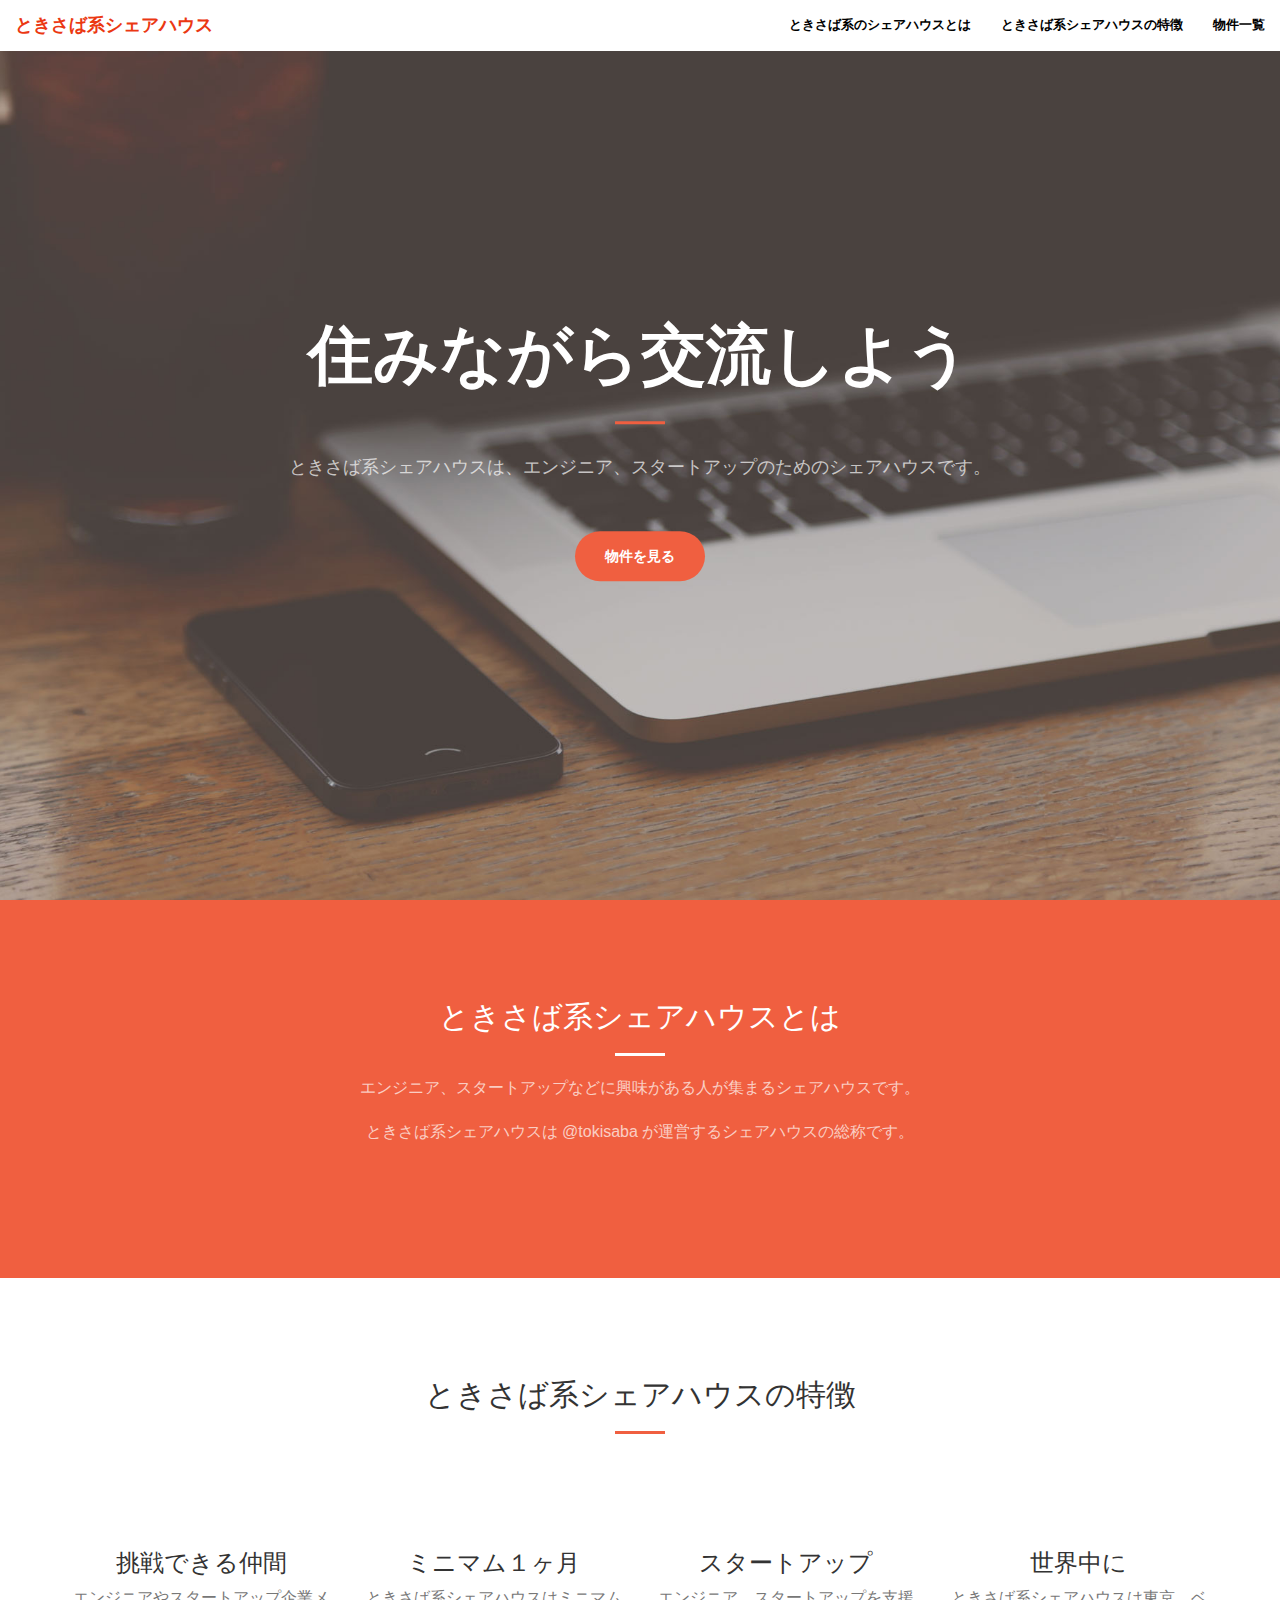
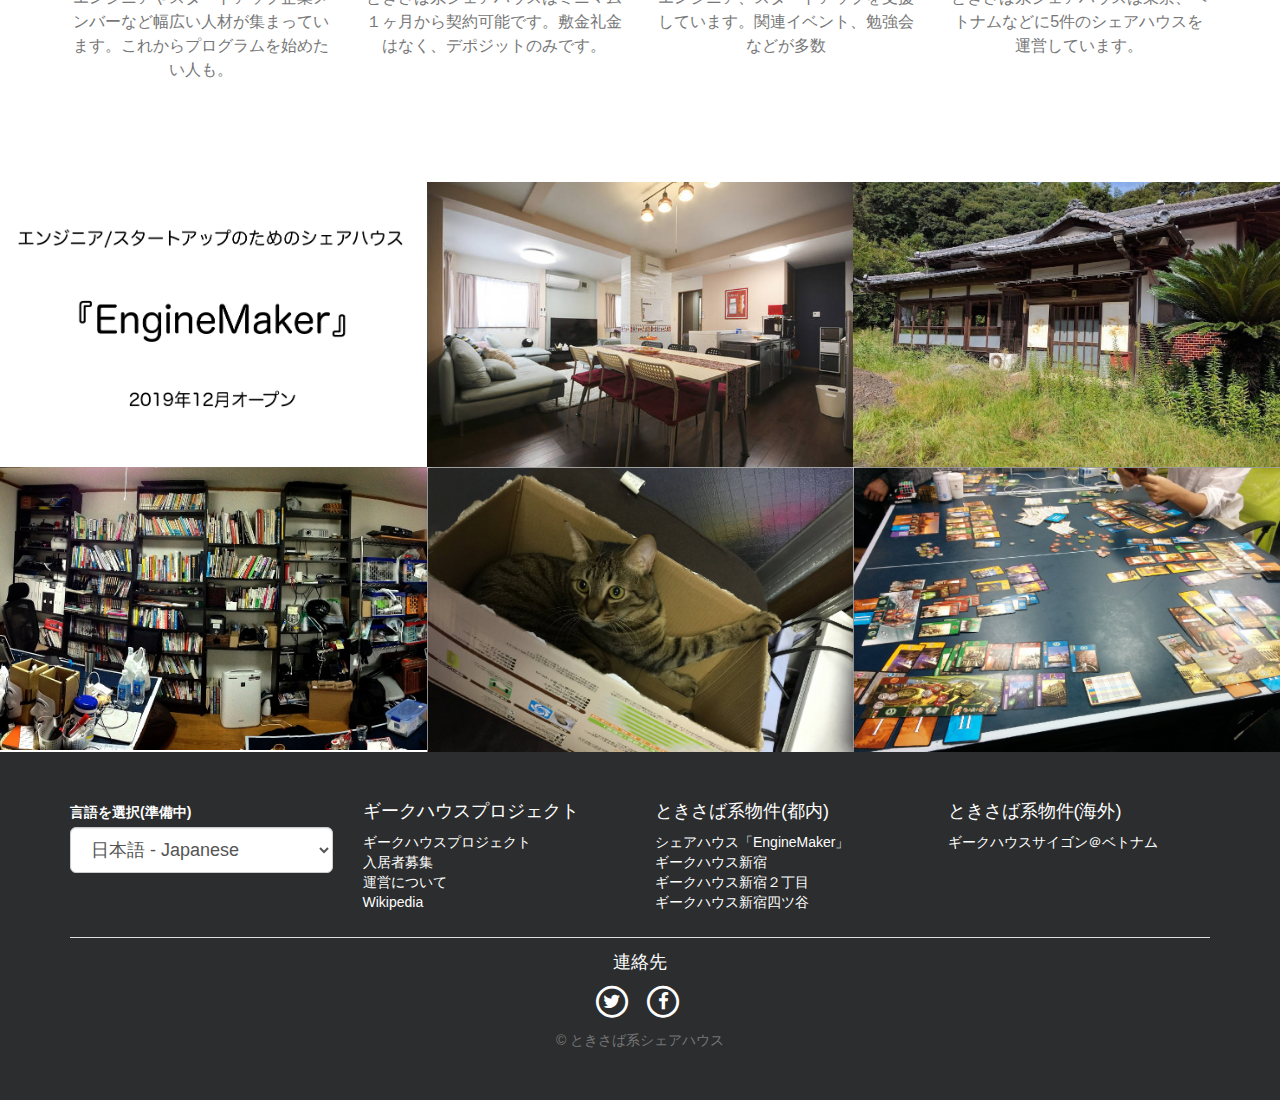
<file: index.html>
<!DOCTYPE html>
<html lang="en">

<head>

  <meta charset="utf-8">
  <meta http-equiv="X-UA-Compatible" content="IE=edge">
  <meta name="viewport" content="width=device-width, initial-scale=1">
  <meta name="description" content="">
  <meta name="author" content="">

  <title>ときさば系シェアハウス</title>

  <link rel="shortcut icon" href="/favicon.ico" type="image/png"/>
  <!-- Bootstrap Core CSS -->
  <link rel="stylesheet" href="css/bootstrap.min.css" type="text/css">

  <!-- Custom Fonts -->
  <link href='http://fonts.googleapis.com/css?family=Open+Sans:300italic,400italic,600italic,700italic,800italic,400,300,600,700,800' rel='stylesheet' type='text/css'>
  <link href='http://fonts.googleapis.com/css?family=Merriweather:400,300,300italic,400italic,700,700italic,900,900italic' rel='stylesheet' type='text/css'>
  <link rel="stylesheet" href="font-awesome/css/font-awesome.min.css" type="text/css">

  <!-- Plugin CSS -->
  <link rel="stylesheet" href="css/animate.min.css" type="text/css">

  <!-- Custom CSS -->
  <link rel="stylesheet" href="css/creative.css" type="text/css">

  <!-- HTML5 Shim and Respond.js IE8 support of HTML5 elements and media queries -->
  <!-- WARNING: Respond.js doesn't work if you view the page via file:// -->
  <!--[if lt IE 9]>
        <script src="https://oss.maxcdn.com/libs/html5shiv/3.7.0/html5shiv.js"></script>
        <script src="https://oss.maxcdn.com/libs/respond.js/1.4.2/respond.min.js"></script>
    <![endif]-->
  <script>
    (function(i,s,o,g,r,a,m){i['GoogleAnalyticsObject']=r;i[r]=i[r]||function(){
    (i[r].q=i[r].q||[]).push(arguments)},i[r].l=1*new Date();a=s.createElement(o),
    m=s.getElementsByTagName(o)[0];a.async=1;a.src=g;m.parentNode.insertBefore(a,m)
    })(window,document,'script','//www.google-analytics.com/analytics.js','ga');
    ga('create', 'UA-68521322-1', 'auto');
    ga('send', 'pageview');
  </script>
</head>

<body id="page-top">

  <nav id="mainNav" class="navbar navbar-default navbar-fixed-top">
    <div class="container-fluid">
      <!-- Brand and toggle get grouped for better mobile display -->
      <div class="navbar-header">
        <button type="button" class="navbar-toggle collapsed" data-toggle="collapse" data-target="#bs-example-navbar-collapse-1">
          <span class="sr-only">Toggle navigation</span>
          <span class="icon-bar"></span>
          <span class="icon-bar"></span>
          <span class="icon-bar"></span>
        </button>
        <a class="navbar-brand page-scroll" href="#page-top">ときさば系シェアハウス</a>
      </div>

      <!-- Collect the nav links, forms, and other content for toggling -->
      <div class="collapse navbar-collapse" id="bs-example-navbar-collapse-1">
        <ul class="nav navbar-nav navbar-right">
          <li>
            <a class="page-scroll" href="#about">ときさば系のシェアハウスとは</a>
          </li>
          <li>
            <a class="page-scroll" href="#services">ときさば系シェアハウスの特徴</a>
          </li>
          <li>
            <a class="page-scroll" href="#residence">物件一覧</a>
          </li>
        </ul>
      </div>
      <!-- /.navbar-collapse -->
    </div>
    <!-- /.container-fluid -->
  </nav>

  <header>
    <div class="header-content">
      <div class="header-content-inner">
        <h1>住みながら交流しよう</h1>
        <hr>
        <p>ときさば系シェアハウスは、エンジニア、スタートアップのためのシェアハウスです。</p>
        <a href="#residence" class="btn btn-primary btn-xl page-scroll">物件を見る</a>
      </div>
    </div>
  </header>

  <section class="bg-primary" id="about">
    <div class="container">
      <div class="row">
        <div class="col-lg-8 col-lg-offset-2 text-center">
          <h2 class="section-heading">ときさば系シェアハウスとは</h2>
          <hr class="light">
          <p class="text-faded">エンジニア、スタートアップなどに興味がある人が集まるシェアハウスです。</p>
          <p class="text-faded">ときさば系シェアハウスは @tokisaba が運営するシェアハウスの総称です。</p>
        </div>
      </div>
    </div>
  </section>

  <section id="services">
    <div class="container">
      <div class="row">
        <div class="col-lg-12 text-center">
          <h2 class="section-heading">ときさば系シェアハウスの特徴</h2>
          <hr class="primary">
        </div>
      </div>
    </div>
    <div class="container">
      <div class="row">
        <div class="col-lg-3 col-md-6 text-center">
          <div class="service-box">
            <i class="fa fa-4x fa-users wow bounceIn text-primary"></i>
            <h3>挑戦できる仲間</h3>
            <p class="text-muted">エンジニアやスタートアップ企業メンバーなど幅広い人材が集まっています。これからプログラムを始めたい人も。</p>
          </div>
        </div>
        <div class="col-lg-3 col-md-6 text-center">
          <div class="service-box">
            <i class="fa fa-4x fa-home wow bounceIn text-primary" data-wow-delay=".1s"></i>
            <h3>ミニマム１ヶ月</h3>
            <p class="text-muted">ときさば系シェアハウスはミニマム１ヶ月から契約可能です。敷金礼金はなく、デポジットのみです。</p>
          </div>
        </div>
        <div class="col-lg-3 col-md-6 text-center">
          <div class="service-box">
            <i class="fa fa-4x fa-thumbs-up wow bounceIn text-primary" data-wow-delay=".2s"></i>
            <h3>スタートアップ</h3>
            <p class="text-muted">エンジニア、スタートアップを支援しています。関連イベント、勉強会などが多数</p>
          </div>
        </div>
        <div class="col-lg-3 col-md-6 text-center">
          <div class="service-box">
            <i class="fa fa-4x fa-plane wow bounceIn text-primary" data-wow-delay=".3s"></i>
            <h3>世界中に</h3>
            <p class="text-muted">ときさば系シェアハウスは東京、ベトナムなどに5件のシェアハウスを運営しています。</p>
          </div>
        </div>
      </div>
    </div>
  </section>

  <section class="no-padding" id="residence">
    <div class="container-fluid">
      <div class="row no-gutter">
        <div class="col-lg-4 col-sm-6">
          <a href="engine_maker.html" class="portfolio-box">
            <img src="img/EngineMaker.png" class="img-responsive" alt="シェアハウス「EngineMaker」">
            <div class="portfolio-box-caption">
              <div class="portfolio-box-caption-content">
                <div class="project-category text-faded">
                  新宿区
                </div>
                <div class="project-name">
                  シェアハウス「EngineMaker」
                </div>
              </div>
            </div>
          </a>
        </div>
        <div class="col-lg-4 col-sm-6">
          <a href="geekhouse-4tsuya.html" class="portfolio-box">
            <img src="img/geek_4tsuya.jpg" class="img-responsive" alt="ギークハウス新宿四谷">
            <div class="portfolio-box-caption">
              <div class="portfolio-box-caption-content">
                <div class="project-category text-faded">
                  新宿区
                </div>
                <div class="project-name">
                  ギークハウス新宿四谷
                </div>
              </div>
            </div>
          </a>
        </div>
        <div class="col-lg-4 col-sm-6">
          <a href="hackerspace_chiba.html" class="portfolio-box">
            <img src="img/hs_chiba.jpg" class="img-responsive" alt="HackerSpace千葉大網白里">
            <div class="portfolio-box-caption">
              <div class="portfolio-box-caption-content">
                <div class="project-category text-faded">
                  千葉県大網白里市
                </div>
                <div class="project-name">
                  HackerSpace千葉大網白里
                </div>
              </div>
            </div>
          </a>
        </div>
        <div class="col-lg-4 col-sm-6">
          <a href="geekhouse-shinjuku.html" class="portfolio-box">
            <img src="img/geejuku4.jpg" class="img-responsive" alt="ギークハウス新宿">
            <div class="portfolio-box-caption">
              <div class="portfolio-box-caption-content">
                <div class="project-category text-faded">
                  渋谷区
                </div>
                <div class="project-name">
                  ギークハウス新宿
                </div>
              </div>
            </div>
          </a>
        </div>
        <div class="col-lg-4 col-sm-6">
          <a href="geekhouse-shinjuku-2chome.html" class="portfolio-box">
            <img src="img/geejuku02nd_02.png" class="img-responsive" alt="ギークハウス新宿２丁目">
            <div class="portfolio-box-caption">
              <div class="portfolio-box-caption-content">
                <div class="project-category text-faded">
                  新宿区
                </div>
                <div class="project-name">
                  ギークハウス新宿２丁目
                </div>
              </div>
            </div>
          </a>
        </div>
        <div class="col-lg-4 col-sm-6">
          <a href="hackerspace_shinjuku.html" class="portfolio-box">
            <img src="img/geeaki01.png" class="img-responsive" alt="HackerSpace新宿">
            <div class="portfolio-box-caption">
              <div class="portfolio-box-caption-content">
                <div class="project-category text-faded">
                  新宿区
                </div>
                <div class="project-name">
                  HackerSpace新宿
                </div>
              </div>
            </div>
          </a>
        </div>
<!--
        <div class="col-lg-4 col-sm-6">
          <a href="geekhouse-kouenji.html" class="portfolio-box">
            <img src="img/geekkouenji3.jpg" class="img-responsive" alt="ギークハウス高円寺">
            <div class="portfolio-box-caption">
              <div class="portfolio-box-caption-content">
                <div class="project-category text-faded">
                  杉並区
                </div>
                <div class="project-name">
                  ギークハウス高円寺
                </div>
              </div>
            </div>
          </a>
        </div>
        <div class="col-lg-4 col-sm-6">
          <a href="geekhouse-johorbahru.html" class="portfolio-box">
            <img src="img/jb1.jpg" class="img-responsive" alt="ギークハウスジョホールバル">
            <div class="portfolio-box-caption">
              <div class="portfolio-box-caption-content">
                <div class="project-category text-faded">
                  マレーシア　ジョホール州
                </div>
                <div class="project-name">
                  ギークハウスジョホールバル
                </div>
              </div>
            </div>
          </a>
        </div>
        <div class="col-lg-4 col-sm-6">
          <a href="" class="portfolio-box">
            <img src="img/construction.jpg" class="img-responsive" alt="ギークハウス神田秋葉原">
            <div class="portfolio-box-caption">
              <div class="portfolio-box-caption-content">
                <div class="project-category text-faded">
                  台湾
                </div>
                <div class="project-name">
                  ギークハウス台北
                </div>
              </div>
            </div>
          </a>
        </div>

        <div class="col-lg-4 col-sm-6">
          <a href="geekbar-shinjuku.html" class="portfolio-box">
            <img src="img/geeaki01.png" class="img-responsive" alt="ギークハウス神田秋葉原">
            <div class="portfolio-box-caption">
              <div class="portfolio-box-caption-content">
                <div class="project-category text-faded">
                  新宿区
                </div>
                <div class="project-name">
                  ギークバー新宿
                </div>
              </div>
            </div>
          </a>
        </div>
        <div class="col-lg-4 col-sm-6">
          <a href="geekhouse-shinagawa.html" class="portfolio-box">
            <img src="img/geeshina02.png" class="img-responsive" alt="ギークハウス品川">
            <div class="portfolio-box-caption">
              <div class="portfolio-box-caption-content">
                <div class="project-category text-faded">
                  品川区
                </div>
                <div class="project-name">
                  ギークハウス品川
                </div>
              </div>
            </div>
          </a>
        </div>
-->

      </div>
    </div>
  </section>

    <footer>
      <div class="container">
        <div class="row">
          <div class="col-lg-3">
            <div class="select select-large select-block">
              <label>
                言語を選択(準備中)
              </label>
              <select class="form-control input-lg">
                <option value="ja" selected="">日本語 - Japanese</option>
                <option value="en">英語 - English</option>
              </select>
            </div>
          </div>
          <div class="col-lg-3">
            <h3 class="h4">ギークハウスプロジェクト</h3>
            <ul class="list-unstyled">
              <li><a href="http://geekhouse.tumblr.com/" target="_blank">ギークハウスプロジェクト</a></li>
              <li><a href="http://geekhouse.tumblr.com/post/82283493603/" target="_blank">入居者募集</a></li>
              <li><a href="http://geekhouse.tumblr.com/unei" target="_blank">運営について</a></li>
              <li><a href="https://ja.wikipedia.org/wiki/ギークハウスプロジェクト" target="_blank">Wikipedia</a></li>
            </ul>
          </div>
          <div class="col-lg-3">
            <h3 class="h4">ときさば系物件(都内)</h3>
            <ul class="list-unstyled">
              <li><a href="engine_maker.html">シェアハウス「EngineMaker」</a></li>
              <li><a href="geekhouse-shinjuku.html">ギークハウス新宿</a></li>
              <li><a href="geekhouse-shinjuku-2chome.html">ギークハウス新宿２丁目</a></li>
              <li><a href="geekhouse-4tsuya.html">ギークハウス新宿四ツ谷</a></li>
            </ul>
          </div>
          <div class="col-lg-3">
            <h3 class="h4">ときさば系物件(海外)</h3>
            <ul class="list-unstyled">
              <li><a href="https://www.facebook.com/geekhousesaigon/">ギークハウスサイゴン＠ベトナム</a></li>
            </ul>
          </div>
        </div>
        <hr>
        <div class="row">
          <h3 class="h4 text-center">連絡先</h3>
          <ul class="list-unstyled list-inline text-center">
            <li>
              <a href="https://twitter.com/tokisaba" target="_blank">
                <span class="fa-stack fa-lg">
                  <i class="fa fa-circle-thin fa-stack-2x"></i>
                  <i class="fa fa-twitter fa-stack-1x"></i>
                </span>
              </a>
            </li>
            <li>
              <a href="https://www.facebook.com/EngineMaker2019" target="_blank">
                <span class="fa-stack fa-lg">
                  <i class="fa fa-circle-thin fa-stack-2x"></i>
                  <i class="fa fa-facebook fa-stack-1x"></i>
                </span>
              </a>
            </li>
          </ul>
        </div>
        <div class="row text-center text-muted">
          &copy; ときさば系シェアハウス
        </div>
      </div>
    </footer>

    <!-- jQuery -->
    <script src="js/jquery.js"></script>

    <!-- Bootstrap Core JavaScript -->
    <script src="js/bootstrap.min.js"></script>

    <!-- Plugin JavaScript -->
    <script src="js/jquery.easing.min.js"></script>
    <script src="js/jquery.fittext.js"></script>
    <script src="js/wow.min.js"></script>

    <!-- Custom Theme JavaScript -->
    <script src="js/creative.js"></script>

</body>

</html>
</file>
<file: css/creative.css>
/*!
 * Start Bootstrap - Creative Bootstrap Theme (http://startbootstrap.com)
 * Code licensed under the Apache License v2.0.
 * For details, see http://www.apache.org/licenses/LICENSE-2.0.
 */

html,
body {
    width: 100%;
    height: 100%;
}

body {
     font-family:"ヒラギノ角ゴ Pro","Hiragino Kaku Gothic Pro","メイリオ",Meiryo,Osaka,"ＭＳ Ｐゴシック","MS PGothic","MS Gothic","ＭＳ ゴシック","Helvetica Neue",Helvetica,Arial,sans-serif !important;
}

hr {
    max-width: 50px;
    border-color: #f05f40;
    border-width: 3px;
}

hr.light {
    border-color: #fff;
}

a {
    color: #f05f40;
    -webkit-transition: all .35s;
    -moz-transition: all .35s;
    transition: all .35s;
}

a:hover,
a:focus {
    color: #eb3812;
}

h1,
h2,
h3,
h4,
h5,
h6 {
    font-family: "ヒラギノ角ゴ Pro","Hiragino Kaku Gothic Pro","メイリオ",Meiryo,Osaka,"ＭＳ Ｐゴシック","MS PGothic","MS Gothic","ＭＳ ゴシック","Helvetica Neue",Helvetica,Arial,sans-serif
    ;
}

p {
    margin-bottom: 20px;
    font-size: 16px;
    line-height: 1.5;
}

.bg-primary {
    background-color: #f05f40;
}

.bg-dark {
    color: #fff;
    background-color: #222;
}

.text-faded {
    color: rgba(255,255,255,.7);
}

section {
    padding: 100px 0;
}

aside {
    padding: 50px 0;
}

.no-padding {
    padding: 0;
}

.navbar-default {
    border-color: rgba(34,34,34,.05);
    font-family:"ヒラギノ角ゴ Pro","Hiragino Kaku Gothic Pro","メイリオ",Meiryo,Osaka,"ＭＳ Ｐゴシック","MS PGothic","MS Gothic","ＭＳ ゴシック","Helvetica Neue",Helvetica,Arial,sans-serif;
    background-color: #fff;
    -webkit-transition: all .35s;
    -moz-transition: all .35s;
    transition: all .35s;
}

.navbar-default .navbar-header .navbar-brand {
    text-transform: uppercase;
    font-family: "ヒラギノ角ゴ Pro","Hiragino Kaku Gothic Pro","メイリオ",Meiryo,Osaka,"ＭＳ Ｐゴシック","MS PGothic","MS Gothic","ＭＳ ゴシック","Helvetica Neue",Helvetica,Arial,sans-serif;
    font-weight: 700;
    color: #f05f40;
}

.navbar-default .navbar-header .navbar-brand:hover,
.navbar-default .navbar-header .navbar-brand:focus {
    color: #000;
}

.navbar-default .nav > li>a,
.navbar-default .nav>li>a:focus {
    text-transform: uppercase;
    font-size: 13px;
    font-weight: 700;
    color: #fff;
}

.navbar-default .nav > li>a:hover,
.navbar-default .nav>li>a:focus:hover {
    color: #f05f40;
}

.navbar-default .nav > li.active>a,
.navbar-default .nav>li.active>a:focus {
    color: #f05f40!important;
    background-color: transparent;
}

.navbar-default .nav > li.active>a:hover,
.navbar-default .nav>li.active>a:focus:hover {
    background-color: transparent;
}

@media(min-width:768px) {
    .navbar-default {
        border-color: rgba(255,255,255,.3);
        background-color: #fff;
    }

    .navbar-default .navbar-header .navbar-brand {
        color: #f05f40;
    }

    .navbar-default .navbar-header .navbar-brand:hover,
    .navbar-default .navbar-header .navbar-brand:focus {
        color: #eb3812;
    }

    .navbar-default .nav > li>a,
    .navbar-default .nav>li>a:focus {
        color: #000;
    }

    .navbar-default .nav > li>a:hover,
    .navbar-default .nav>li>a:focus:hover {
        color: #f05f40;
    }

    .navbar-default.affix {
        border-color: rgba(34,34,34,.05);
        background-color: #fff;
    }

    .navbar-default.affix .navbar-header .navbar-brand {
        font-size: 14px;
        color: #f05f40;
    }

    .navbar-default.affix .navbar-header .navbar-brand:hover,
    .navbar-default.affix .navbar-header .navbar-brand:focus {
        color: #eb3812;
    }

    .navbar-default.affix .nav > li>a,
    .navbar-default.affix .nav>li>a:focus {
        color: #000;
    }

    .navbar-default.affix .nav > li>a:hover,
    .navbar-default.affix .nav>li>a:focus:hover {
        color: #f05f40;
    }
}

header {
    position: relative;
    width: 100%;
    min-height: auto;
    text-align: center;
    color: #fff;
    background-image: url(../img/header.jpg);
    background-position: center;
    -webkit-background-size: cover;
    -moz-background-size: cover;
    background-size: cover;
    -o-background-size: cover;
}

header .header-content {
    position: relative;
    width: 100%;
    padding: 100px 15px;
    text-align: center;
}

header .header-content .header-content-inner h1 {
    margin-top: 0;
    margin-bottom: 0;
    text-transform: uppercase;
    font-weight: 700;
}

header .header-content .header-content-inner hr {
    margin: 30px auto;
}

header .header-content .header-content-inner p {
    margin-bottom: 50px;
    font-size: 16px;
    font-weight: 300;
    color: rgba(255,255,255,.7);
}

@media(min-width:768px) {
    header {
        min-height: 100%;
    }

    header .header-content {
        position: absolute;
        top: 50%;
        padding: 0 50px;
        -webkit-transform: translateY(-50%);
        -ms-transform: translateY(-50%);
        transform: translateY(-50%);
    }

    header .header-content .header-content-inner {
        margin-right: auto;
        margin-left: auto;
        max-width: 1000px;
    }

    header .header-content .header-content-inner p {
        margin-right: auto;
        margin-left: auto;
        max-width: 80%;
        font-size: 18px;
    }
}

.section-heading {
    margin-top: 0;
}

.service-box {
    margin: 50px auto 0;
    max-width: 400px;
}

@media(min-width:992px) {
    .service-box {
        margin: 20px auto 0;
    }
}

.service-box p {
    margin-bottom: 0;
}

.portfolio-box {
    display: block;
    position: relative;
    margin: 0 auto;
    max-width: 650px;
}

.portfolio-box .portfolio-box-caption {
    display: block;
    position: absolute;
    bottom: 0;
    width: 100%;
    height: 100%;
    text-align: center;
    color: #fff;
    opacity: 0;
    background: rgba(240,95,64,.9);
    -webkit-transition: all .35s;
    -moz-transition: all .35s;
    transition: all .35s;
}

.portfolio-box .portfolio-box-caption .portfolio-box-caption-content {
    position: absolute;
    top: 50%;
    width: 100%;
    text-align: center;
    transform: translateY(-50%);
}

.portfolio-box .portfolio-box-caption .portfolio-box-caption-content .project-category,
.portfolio-box .portfolio-box-caption .portfolio-box-caption-content .project-name {
    padding: 0 15px;
    font-family: "ヒラギノ角ゴ Pro","Hiragino Kaku Gothic Pro","メイリオ",Meiryo,Osaka,"ＭＳ Ｐゴシック","MS PGothic","MS Gothic","ＭＳ ゴシック","Helvetica Neue",Helvetica,Arial,sans-serif;
}

.portfolio-box .portfolio-box-caption .portfolio-box-caption-content .project-category {
    text-transform: uppercase;
    font-size: 14px;
    font-weight: 600;
}

.portfolio-box .portfolio-box-caption .portfolio-box-caption-content .project-name {
    font-size: 18px;
}

.portfolio-box:hover .portfolio-box-caption {
    opacity: 1;
}

@media(min-width:768px) {
    .portfolio-box .portfolio-box-caption .portfolio-box-caption-content .project-category {
        font-size: 16px;
    }

    .portfolio-box .portfolio-box-caption .portfolio-box-caption-content .project-name {
        font-size: 22px;
    }
}

.call-to-action h2 {
    margin: 0 auto 20px;
}

.text-primary {
    color: #f05f40;
}

.no-gutter > [class*=col-] {
    padding-right: 0;
    padding-left: 0;
}

.btn-default {
    border-color: #fff;
    color: #222;
    background-color: #fff;
    -webkit-transition: all .35s;
    -moz-transition: all .35s;
    transition: all .35s;
}

.btn-default:hover,
.btn-default:focus,
.btn-default.focus,
.btn-default:active,
.btn-default.active,
.open > .dropdown-toggle.btn-default {
    border-color: #ededed;
    color: #222;
    background-color: #f2f2f2;
}

.btn-default:active,
.btn-default.active,
.open > .dropdown-toggle.btn-default {
    background-image: none;
}

.btn-default.disabled,
.btn-default[disabled],
fieldset[disabled] .btn-default,
.btn-default.disabled:hover,
.btn-default[disabled]:hover,
fieldset[disabled] .btn-default:hover,
.btn-default.disabled:focus,
.btn-default[disabled]:focus,
fieldset[disabled] .btn-default:focus,
.btn-default.disabled.focus,
.btn-default[disabled].focus,
fieldset[disabled] .btn-default.focus,
.btn-default.disabled:active,
.btn-default[disabled]:active,
fieldset[disabled] .btn-default:active,
.btn-default.disabled.active,
.btn-default[disabled].active,
fieldset[disabled] .btn-default.active {
    border-color: #fff;
    background-color: #fff;
}

.btn-default .badge {
    color: #fff;
    background-color: #222;
}

.btn-primary {
    border-color: #f05f40;
    color: #fff;
    background-color: #f05f40;
    -webkit-transition: all .35s;
    -moz-transition: all .35s;
    transition: all .35s;
}

.btn-primary:hover,
.btn-primary:focus,
.btn-primary.focus,
.btn-primary:active,
.btn-primary.active,
.open > .dropdown-toggle.btn-primary {
    border-color: #ed431f;
    color: #fff;
    background-color: #ee4b28;
}

.btn-primary:active,
.btn-primary.active,
.open > .dropdown-toggle.btn-primary {
    background-image: none;
}

.btn-primary.disabled,
.btn-primary[disabled],
fieldset[disabled] .btn-primary,
.btn-primary.disabled:hover,
.btn-primary[disabled]:hover,
fieldset[disabled] .btn-primary:hover,
.btn-primary.disabled:focus,
.btn-primary[disabled]:focus,
fieldset[disabled] .btn-primary:focus,
.btn-primary.disabled.focus,
.btn-primary[disabled].focus,
fieldset[disabled] .btn-primary.focus,
.btn-primary.disabled:active,
.btn-primary[disabled]:active,
fieldset[disabled] .btn-primary:active,
.btn-primary.disabled.active,
.btn-primary[disabled].active,
fieldset[disabled] .btn-primary.active {
    border-color: #f05f40;
    background-color: #f05f40;
}

.btn-primary .badge {
    color: #f05f40;
    background-color: #fff;
}

.btn {
    border: 0;
    border-radius: 300px;
    text-transform: uppercase;
    font-family: "ヒラギノ角ゴ Pro","Hiragino Kaku Gothic Pro","メイリオ",Meiryo,Osaka,"ＭＳ Ｐゴシック","MS PGothic","MS Gothic","ＭＳ ゴシック","Helvetica Neue",Helvetica,Arial,sans-serif;
    font-weight: 700;
}

.btn-xl {
    padding: 15px 30px;
}

::-moz-selection {
    text-shadow: none;
    color: #fff;
    background: #222;
}

::selection {
    text-shadow: none;
    color: #fff;
    background: #222;
}

img::selection {
    color: #fff;
    background: 0 0;
}

img::-moz-selection {
    color: #fff;
    background: 0 0;
}

body {
    webkit-tap-highlight-color: #222;
}
/* Profile cards */
.card {
    padding-top: 20px;
    margin: 10px 0 20px 0;
    background-color: rgba(214, 224, 226, 0.2);
    border-top-width: 0;
    border-bottom-width: 2px;
    -webkit-border-radius: 3px;
    -moz-border-radius: 3px;
    border-radius: 3px;
    -webkit-box-shadow: none;
    -moz-box-shadow: none;
    box-shadow: none;
    -webkit-box-sizing: border-box;
    -moz-box-sizing: border-box;
    box-sizing: border-box;
}

.card .card-heading {
    padding: 0 20px;
    margin: 0;
}

.card .card-heading.simple {
    font-size: 20px;
    font-weight: 300;
    color: #777;
    border-bottom: 1px solid #e5e5e5;
}

.card .card-heading.image img {
    display: inline-block;
    width: 46px;
    height: 46px;
    margin-right: 15px;
    vertical-align: top;
    border: 0;
    -webkit-border-radius: 50%;
    -moz-border-radius: 50%;
    border-radius: 50%;
}

.card .card-heading.image .card-heading-header {
    display: inline-block;
    vertical-align: top;
}

.card .card-heading.image .card-heading-header h3 {
    margin: 0;
    font-size: 14px;
    line-height: 16px;
    color: #262626;
}

.card .card-heading.image .card-heading-header span {
    font-size: 12px;
    color: #999999;
}

.card .card-body {
    padding: 0 20px;
    margin-top: 20px;
}

.card .card-media {
    padding: 0 20px;
    margin: 0 -14px;
}

.card .card-media img {
    max-width: 100%;
    max-height: 100%;
}

.card .card-actions {
    min-height: 30px;
    padding: 0 20px 20px 20px;
    margin: 20px 0 0 0;
}

.card .card-comments {
    padding: 20px;
    margin: 0;
    background-color: #f8f8f8;
}

.card .card-comments .comments-collapse-toggle {
    padding: 0;
    margin: 0 20px 12px 20px;
}

.card .card-comments .comments-collapse-toggle a,
.card .card-comments .comments-collapse-toggle span {
    padding-right: 5px;
    overflow: hidden;
    font-size: 12px;
    color: #999;
    text-overflow: ellipsis;
    white-space: nowrap;
}

.card-comments .media-heading {
    font-size: 13px;
    font-weight: bold;
}

.card.people {
    position: relative;
    display: inline-block;
    width: 170px;
    height: 300px;
    padding-top: 0;
    margin-left: 20px;
    overflow: hidden;
    vertical-align: top;
}

.card.people:first-child {
    margin-left: 0;
}

.card.people .card-top {
    position: absolute;
    top: 0;
    left: 0;
    display: inline-block;
    width: 170px;
    height: 150px;
    background-color: #ffffff;
}

.card.people .card-top.green {
    background-color: #53a93f;
}

.card.people .card-top.blue {
    background-color: #427fed;
}

.card.people .card-info {
    position: absolute;
    top: 150px;
    display: inline-block;
    width: 100%;
    height: 101px;
    overflow: hidden;
    background: #ffffff;
    -webkit-box-sizing: border-box;
    -moz-box-sizing: border-box;
    box-sizing: border-box;
}

.card.people .card-info .title {
    display: block;
    margin: 8px 14px 0 14px;
    overflow: hidden;
    font-size: 16px;
    font-weight: bold;
    line-height: 18px;
    color: #404040;
}

.card.people .card-info .desc {
    display: block;
    margin: 8px 14px 0 14px;
    overflow: hidden;
    font-size: 12px;
    line-height: 16px;
    color: #737373;
    text-overflow: ellipsis;
}

.card.people .card-bottom {
    position: absolute;
    bottom: 0;
    left: 0;
    display: inline-block;
    width: 100%;
    padding: 10px 20px;
    line-height: 29px;
    text-align: center;
    -webkit-box-sizing: border-box;
    -moz-box-sizing: border-box;
    box-sizing: border-box;
}

.card.hovercard {
    position: relative;
    padding-top: 0;
    overflow: hidden;
    text-align: center;
    background-color: rgba(214, 224, 226, 0.2);
}

.card.hovercard .cardheader {
    background: url("http://lorempixel.com/850/280/nature/4/");
    background-size: cover;
    height: 135px;
}

.card.hovercard .avatar {
    position: relative;
    top: -50px;
    margin-bottom: -50px;
}

.card.hovercard .avatar img {
    width: 100px;
    height: 100px;
    max-width: 100px;
    max-height: 100px;
    -webkit-border-radius: 50%;
    -moz-border-radius: 50%;
    border-radius: 50%;
    border: 5px solid rgba(255,255,255,0.5);
}

.card.hovercard .info {
    padding: 4px 8px 10px;
}

.card.hovercard .info .title {
    margin-bottom: 4px;
    font-size: 24px;
    line-height: 1;
    color: #262626;
    vertical-align: middle;
}

.card.hovercard .info .desc {
    overflow: hidden;
    font-size: 12px;
    line-height: 20px;
    color: #737373;
    text-overflow: ellipsis;
}

.card.hovercard .bottom {
    padding: 0 20px;
    margin-bottom: 17px;
}

/* Custom CSS */
.star {
  color: #ffb400;
}

html.house, .house body {
  height: 70%;
}

.geekhouse {
  padding: 1em 0;
}
.geekhouse h2 {
  margin-top: 0px;
}

#component .progress {
  margin-bottom: 5px;
}
.bg-gray {
    background-color: #f5f5f5;
}
.bordered {
  border-top: 1px solid  #dbdbdb;
  border-bottom: 1px solid #dbdbdb;
}

.house #about div {
  color: #565a5c;
}

.house #about .row {
  margin-bottom: 0px;
}

#about div.row {
  margin-bottom: 1em;
}

.house hr, footer hr {
    max-width: none;
    margin-top: 15px;
    margin-bottom: 15px;
    border: 0;
    border-top: 1px solid #dce0e0;
}

#amenity div div {
  padding: 1em 2em;
}

.contact a, .contact a:hover, .contact a:visited {
  color: #fff;
  text-decoration: none;
}

.contact button {
  margin-bottom: 5px;
}

.btn-twitter {
    border-color: #55acee;
    color: #fff;
    background-color: #55acee;
    -webkit-transition: all .35s;
    -moz-transition: all .35s;
    transition: all .35s;
}

.btn-twitter:hover,
.btn-twitter:focus,
.btn-twitter.focus,
.btn-twitter:active,
.btn-twitter.active,
.open > .dropdown-toggle.btn-twitter {
    border-color: #55acee;
    color: #fff;
    background-color: #489FE1;
}

.btn-twitter:active,
.btn-twitter.active,
.open > .dropdown-toggle.btn-twitter {
    background-image: none;
}

.btn-twitter.disabled,
.btn-twitter[disabled],
fieldset[disabled] .btn-twitter,
.btn-twitter.disabled:hover,
.btn-twitter[disabled]:hover,
fieldset[disabled] .btn-twitter:hover,
.btn-twitter.disabled:focus,
.btn-twitter[disabled]:focus,
fieldset[disabled] .btn-twitter:focus,
.btn-twitter.disabled.focus,
.btn-twitter[disabled].focus,
fieldset[disabled] .btn-twitter.focus,
.btn-twitter.disabled:active,
.btn-twitter[disabled]:active,
fieldset[disabled] .btn-twitter:active,
.btn-twitter.disabled.active,
.btn-twitter[disabled].active,
fieldset[disabled] .btn-twitter.active {
    border-color: #55acee;
    background-color: #55acee;
}

.btn-twitter .badge {
    color: #55acee;
    background-color: #fff;
}

.btn-facebook {
    border-color: #3b5998;
    color: #fff;
    background-color: #3b5998;
    -webkit-transition: all .35s;
    -moz-transition: all .35s;
    transition: all .35s;
}

.btn-facebook:hover,
.btn-facebook:focus,
.btn-facebook.focus,
.btn-facebook:active,
.btn-facebook.active,
.open > .dropdown-toggle.btn-facebook {
    border-color: #3b5998;
    color: #fff;
    background-color: #2E4C8B;
}

.btn-facebook:active,
.btn-facebook.active,
.open > .dropdown-toggle.btn-facebook {
    background-image: none;
}

.btn-facebook.disabled,
.btn-facebook[disabled],
fieldset[disabled] .btn-facebook,
.btn-facebook.disabled:hover,
.btn-facebook[disabled]:hover,
fieldset[disabled] .btn-facebook:hover,
.btn-facebook.disabled:focus,
.btn-facebook[disabled]:focus,
fieldset[disabled] .btn-facebook:focus,
.btn-facebook.disabled.focus,
.btn-facebook[disabled].focus,
fieldset[disabled] .btn-facebook.focus,
.btn-facebook.disabled:active,
.btn-facebook[disabled]:active,
fieldset[disabled] .btn-facebook:active,
.btn-facebook.disabled.active,
.btn-facebook[disabled].active,
fieldset[disabled] .btn-facebook.active {
    border-color: #3b5998;
    background-color: #3b5998;
}

.btn-facebook .badge {
    color: #3b5998;
    background-color: #fff;
}

.btn-airbnb {
    border-color: #fd5c63;
    color: #fff;
    background-color: #fd5c63;
    -webkit-transition: all .35s;
    -moz-transition: all .35s;
    transition: all .35s;
}

.btn-airbnb:hover,
.btn-airbnb:focus,
.btn-airbnb.focus,
.btn-airbnb:active,
.btn-airbnb.active,
.open > .dropdown-toggle.btn-airbnb {
    border-color: #fd5c63;
    color: #fff;
    background-color: #F04F56;
}

.btn-airbnb:active,
.btn-airbnb.active,
.open > .dropdown-toggle.btn-airbnb {
    background-image: none;
}

.btn-airbnb.disabled,
.btn-airbnb[disabled],
fieldset[disabled] .btn-airbnb,
.btn-airbnb.disabled:hover,
.btn-airbnb[disabled]:hover,
fieldset[disabled] .btn-airbnb:hover,
.btn-airbnb.disabled:focus,
.btn-airbnb[disabled]:focus,
fieldset[disabled] .btn-airbnb:focus,
.btn-airbnb.disabled.focus,
.btn-airbnb[disabled].focus,
fieldset[disabled] .btn-airbnb.focus,
.btn-airbnb.disabled:active,
.btn-airbnb[disabled]:active,
fieldset[disabled] .btn-airbnb:active,
.btn-airbnb.disabled.active,
.btn-airbnb[disabled].active,
fieldset[disabled] .btn-airbnb.active {
    border-color: #fd5c63;
    background-color: #fd5c63;
}

.btn-airbnb .badge {
    color: #DD4B39;
    background-color: #fff;
}


.btn-photo {
    border-color: #DD4B39;
    color: #fff;
    background-color: #DD4B39;
    -webkit-transition: all .35s;
    -moz-transition: all .35s;
    transition: all .35s;
}

.btn-photo:hover,
.btn-photo:focus,
.btn-photo.focus,
.btn-photo:active,
.btn-photo.active,
.open > .dropdown-toggle.btn-photo {
    border-color: #DD4B39;
    color: #fff;
    background-color: #F04F56;
}

.btn-photo:active,
.btn-photo.active,
.open > .dropdown-toggle.btn-photo {
    background-image: none;
}

.btn-photo.disabled,
.btn-photo[disabled],
fieldset[disabled] .btn-photo,
.btn-photo.disabled:hover,
.btn-photo[disabled]:hover,
fieldset[disabled] .btn-photo:hover,
.btn-photo.disabled:focus,
.btn-photo[disabled]:focus,
fieldset[disabled] .btn-photo:focus,
.btn-photo.disabled.focus,
.btn-photo[disabled].focus,
fieldset[disabled] .btn-photo.focus,
.btn-photo.disabled:active,
.btn-photo[disabled]:active,
fieldset[disabled] .btn-photo:active,
.btn-photo.disabled.active,
.btn-photo[disabled].active,
fieldset[disabled] .btn-photo.active {
    border-color: #DD4B39;
    background-color: #DD4B39;
}

.btn-photo .badge {
    color: #DD4B39;
    background-color: #fff;
}


#gmap {
    width:100%;
   height:650px;
}

.gmap_sec {
  position: relative;
  padding-bottom: 0;
}

.gmap-card {
  position: absolute;
  z-index: 2;
  width: 315px;
  top: 75%;
  left: 5%;
  padding: 20px;
  line-height: 20px;
  background-color: #fff;
  box-sizing: border-box;
  border: 1px solid #dedede;
}

.fixed {
  position: fixed;
  top: 50px;
  left: 75%;
}
.house .btn {
  border-radius: 4px;
  font-weight: normal;
  text-transform: none;
}

.house section {
  padding-top: 25px;
}

.house p {
  color: #565a5c;
}

.avatar {
  margin-bottom: 6.25px;
}
.name {
  line-height : 1.5em;
}

footer {
  padding: 50px 0;
  background-color: #2b2d2e;
  color: #fff;
}

footer .h4 {
  margin-top: 0;
}
footer a, footer a:hover, footer a:visited {
  color: #fff;
}

footer a:hover {
  text-decoration: none;
  opacity: 0.5;
}

#shinjuku {
  background-image: url(../img/header-geejuku.jpg);
}

#shinjuku-2chome {

}

#kanda-akihabara {

}

#shinagawa {

}

#kouenji {

}

#johorbahru {

}
</file>
